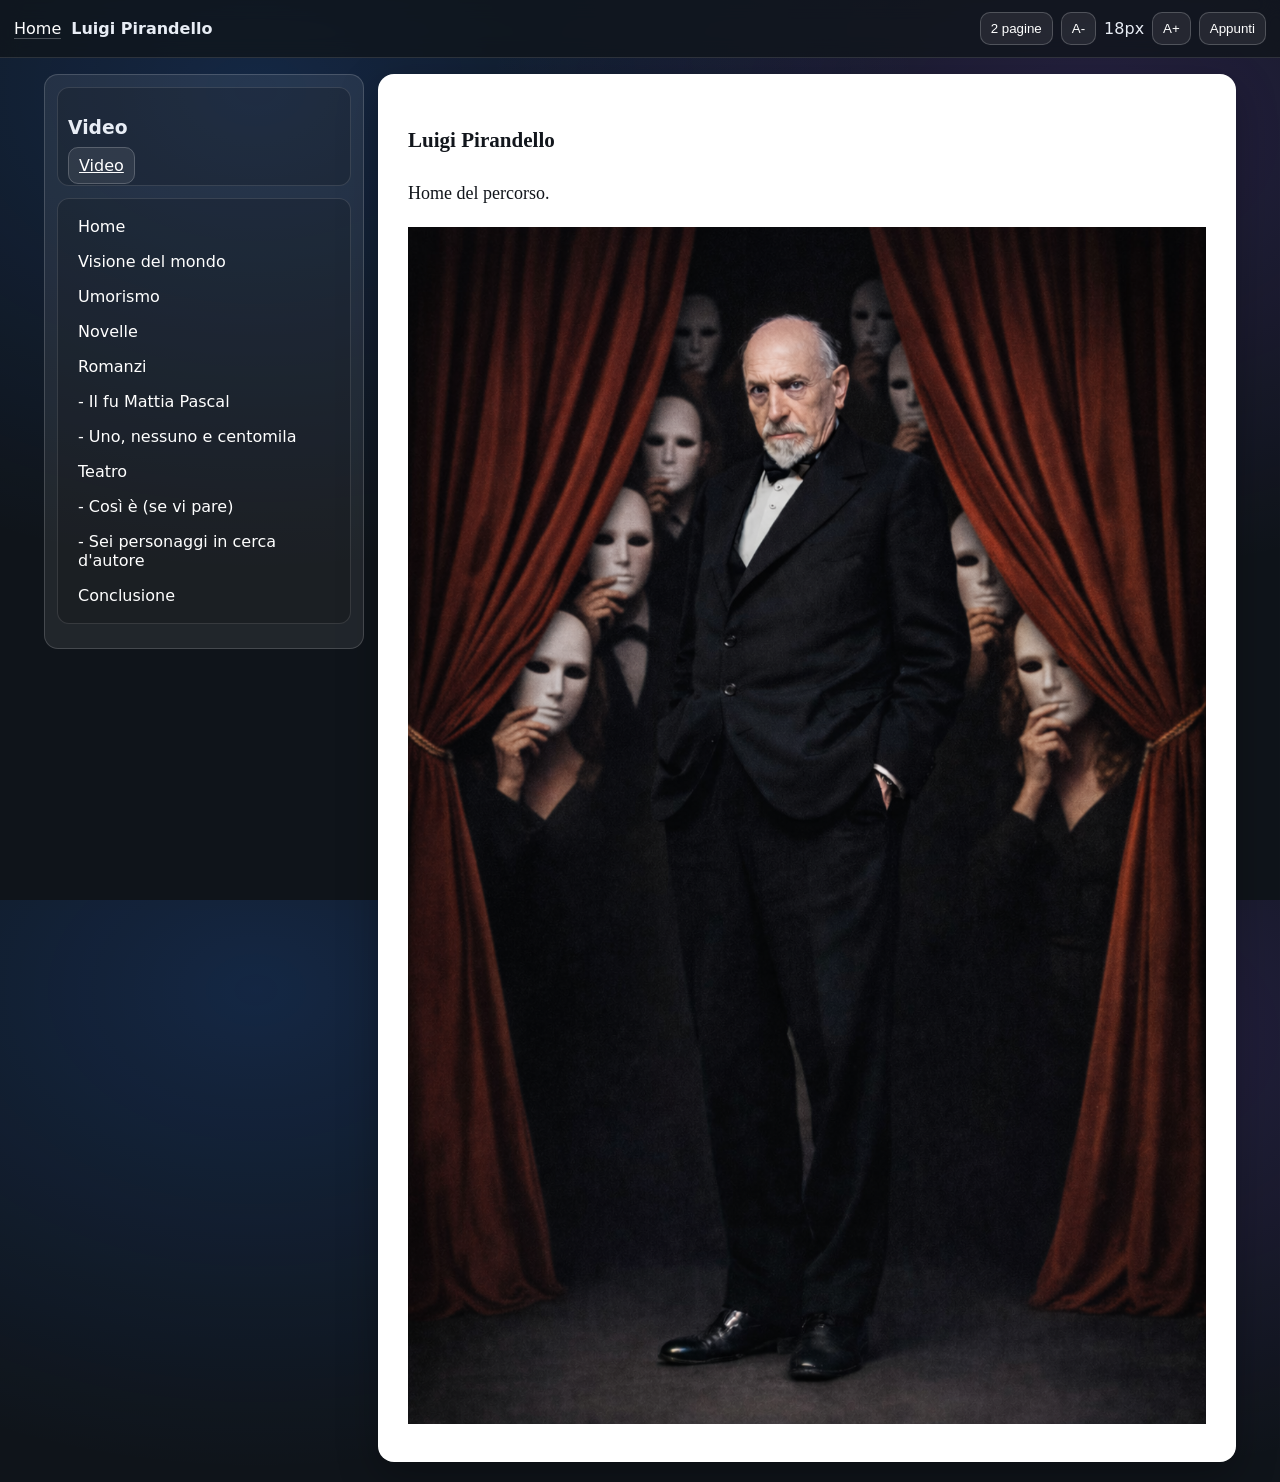
<file: index.html>
<!doctype html>
<html lang="it">
<head>
  <meta charset="utf-8" />
  <meta name="viewport" content="width=device-width,initial-scale=1" />
  <link rel="icon" href="data:," />

  <!-- PWA -->
  <link rel="manifest" href="manifest.json">
  <meta name="theme-color" content="#111111">

  <title>Luigi Pirandello</title>
  <link rel="stylesheet" href="assets/css/app.css" />
</head>

<body>

<header class="app-header">
  <div class="header-left">
    <a class="home-link" href="index.html">Home</a>
    <span class="page-name">Luigi Pirandello</span>
  </div>
  <div class="header-controls">
    <button id="togglePages" class="btn" aria-label="Alterna una o due pagine" aria-pressed="false">2 pagine</button>
    <button id="fontMinus" class="btn" aria-label="Riduci font">A-</button>
    <span id="fontValue">18px</span>
    <button id="fontPlus" class="btn" aria-label="Aumenta font">A+</button>
    <button id="toggleNotes" class="btn" aria-label="Apri appunti">Appunti</button>
  </div>
</header>

<div class="layout">

  <aside class="left-panel">
    <section class="video-box">
      <h3>Video</h3>
      <a class="btn" href="#" aria-label="Video">Video</a>
    </section>

    <nav class="global-index" aria-label="Indice generale">
      <a href="index.html">Home</a>
      <a href="Pirandello.html">Visione del mondo</a>
      <a href="Umorismo.html">Umorismo</a>
      <a href="Novelle.html">Novelle</a>
      <a href="Romanzi.html">Romanzi</a>
      <a href="Mattia.html">- Il fu Mattia Pascal</a>
      <a href="Uno.html">- Uno, nessuno e centomila</a>
      <a href="Teatro.html">Teatro</a>
      <a href="Cosi.html">- Così è (se vi pare)</a>
      <a href="Sei.html">- Sei personaggi in cerca d'autore</a>
      <a href="Conclusione.html">Conclusione</a>
    </nav>
  </aside>

  <section class="lesson-area">
    <div class="lesson-pages">
      <article class="page">
        <div class="page-inner">
          <h1>Luigi Pirandello</h1>
          <p>Home del percorso.</p>
          <img src="assets/IMG_3679.png" alt="Luigi Pirandello">
        </div>
      </article>
    </div>
  </section>

</div>

<div id="imageViewer">
  <div class="viewer-card">
    <div class="viewer-top">
      <strong>Visualizzatore immagine</strong>
      <div class="notes-actions">
        <button class="icon-btn" id="zoomOut">-</button>
        <button class="icon-btn" id="zoomIn">+</button>
        <button class="icon-btn" id="zoomReset">Reset</button>
        <button class="icon-btn" id="closeViewer">Chiudi</button>
      </div>
    </div>
    <div class="viewer-stage">
      <img id="viewerImg" alt="Immagine"/>
    </div>
  </div>
</div>

<div id="notesPanel">
  <div class="notes-card">
    <div class="notes-top">
      <strong>Appunti</strong>
      <div class="notes-actions">
        <button class="icon-btn" id="exportNotes">Export .txt</button>
        <button class="icon-btn" id="clearNotes">Clear</button>
        <button class="icon-btn" id="closeNotes">Close</button>
      </div>
    </div>
    <textarea id="notesText"></textarea>
    <div class="notes-top">
      <span>Salvataggio automatico per pagina</span>
    </div>
  </div>
</div>

<script src="assets/js/app.js"></script>
<script src="assets/js/pwa.js" defer></script>

</body>
</html>
</file>
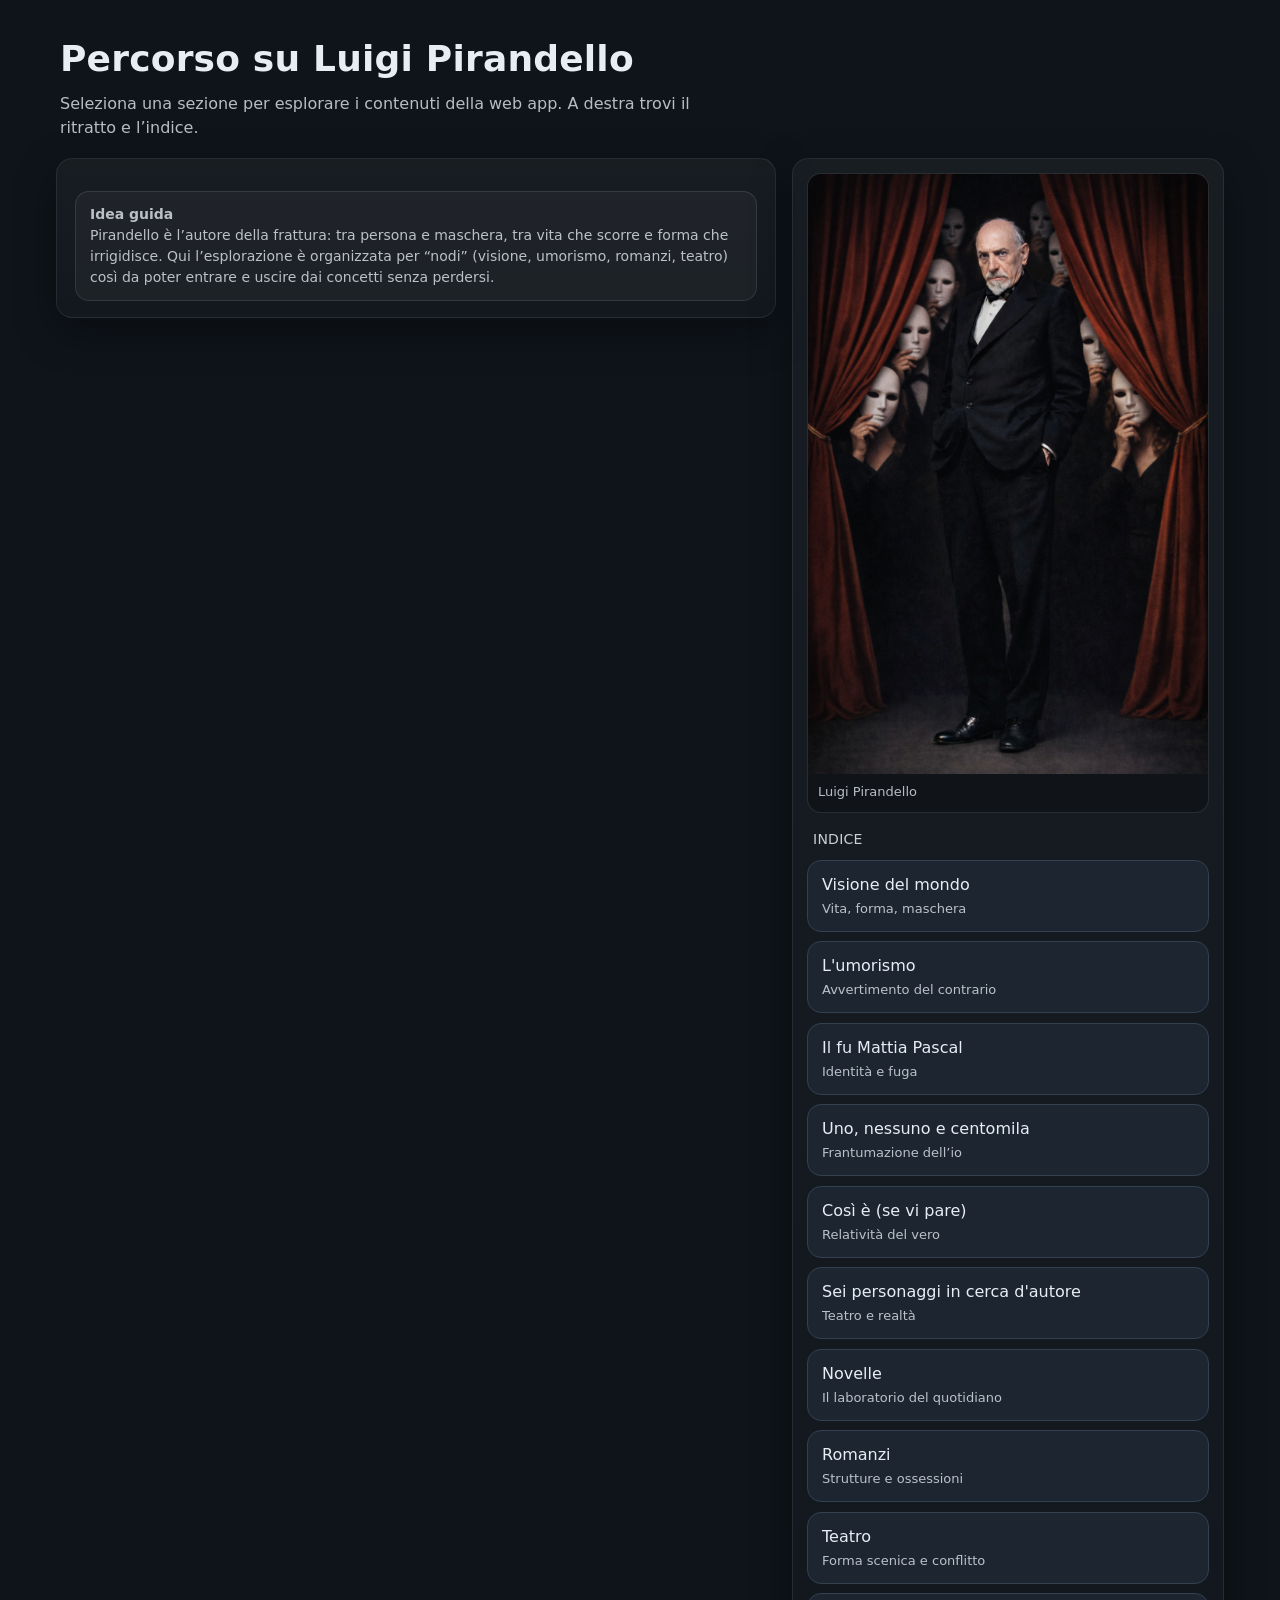
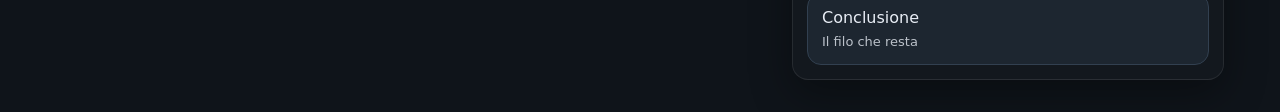
<file: index 11.html>
<!doctype html>
<html lang="it">
<head>
  <meta charset="utf-8" />
  <meta name="viewport" content="width=device-width,initial-scale=1,viewport-fit=cover" />
  <title>Luigi Pirandello — Home</title>
  <style>
    :root{
      --bg:#0f141a;
      --panel:#121a22;
      --card:#1d2630;
      --cardHover:#263444;
      --border:#324050;
      --text:#e8edf5;
      --muted:rgba(232,237,245,.78);
      --shadow:0 14px 40px rgba(0,0,0,.35);
      --radius:16px;
    }

    *{box-sizing:border-box}
    html,body{height:100%}
    body{
      margin:0;
      font-family:system-ui,-apple-system,Segoe UI,Roboto,Arial,sans-serif;
      background:var(--bg);
      color:var(--text);
      line-height:1.5;
    }

    .wrap{
      max-width:1200px;
      margin:0 auto;
      padding:24px 16px 32px;
    }

    header{
      padding:8px 4px 18px;
    }
    h1{
      margin:0 0 6px;
      font-size:clamp(26px, 3vw, 36px);
      letter-spacing:.2px;
    }
    p.lead{
      margin:0;
      color:var(--muted);
      max-width:62ch;
    }

    /* Layout:
       - Colonna sinistra: titolo + testo breve
       - Colonna destra: immagine + indice (come richiesto)
    */
    .layout{
      display:grid;
      grid-template-columns: 1.25fr 0.75fr;
      gap:16px;
      align-items:start;
    }

    .left, .right{
      background:linear-gradient(180deg, rgba(255,255,255,.04), rgba(255,255,255,.02));
      border:1px solid rgba(255,255,255,.08);
      border-radius:var(--radius);
      box-shadow:var(--shadow);
    }

    .left{
      padding:18px 18px 16px;
      overflow:hidden;
    }

    .right{
      padding:14px;
      display:flex;
      flex-direction:column;
      gap:12px;
    }

    .portrait{
      border-radius:14px;
      overflow:hidden;
      border:1px solid rgba(255,255,255,.10);
      background:rgba(0,0,0,.25);
    }
    .portrait img{
      width:100%;
      height:auto;
      display:block;
    }
    .caption{
      margin:8px 10px 10px;
      color:var(--muted);
      font-size:13px;
    }

    .indexTitle{
      margin:4px 6px 10px;
      font-size:14px;
      letter-spacing:.25px;
      text-transform:uppercase;
      color:rgba(232,237,245,.86);
    }

    .grid{
      display:grid;
      grid-template-columns:1fr;
      gap:10px;
    }

    a.card{
      display:block;
      padding:12px 14px;
      border-radius:14px;
      background:var(--card);
      color:var(--text);
      text-decoration:none;
      border:1px solid var(--border);
      transition:transform .08s ease, background .12s ease, border-color .12s ease;
      will-change:transform;
    }
    a.card:hover{
      background:var(--cardHover);
      border-color:rgba(159,178,199,.45);
      transform:translateY(-1px);
    }
    a.card span{
      display:block;
      color:var(--muted);
      font-size:13px;
      margin-top:2px;
    }

    .note{
      margin-top:14px;
      padding:12px 14px;
      border-radius:14px;
      background:rgba(255,255,255,.04);
      border:1px solid rgba(255,255,255,.10);
      color:var(--muted);
      font-size:14px;
    }

    /* Mobile: metti la colonna destra sotto */
    @media (max-width: 860px){
      .layout{grid-template-columns:1fr}
      .wrap{padding:18px 12px 26px}
      .right{order:2}
      .left{order:1}
    }
  </style>
</head>
<body>
  <div class="wrap">
    <header>
      <h1>Percorso su Luigi Pirandello</h1>
      <p class="lead">Seleziona una sezione per esplorare i contenuti della web app. A destra trovi il ritratto e l’indice.</p>
    </header>

    <main class="layout">
      <section class="left">
        <div class="note">
          <b>Idea guida</b><br/>
          Pirandello è l’autore della frattura: tra persona e maschera, tra vita che scorre e forma che irrigidisce.
          Qui l’esplorazione è organizzata per “nodi” (visione, umorismo, romanzi, teatro) così da poter entrare e uscire
          dai concetti senza perdersi.
        </div>
      </section>

      <aside class="right" aria-label="Ritratto e indice">
        <div class="portrait">
          <img src="assets/Pirandello-ritratto.png" alt="Luigi Pirandello — ritratto" />
          <div class="caption">Luigi Pirandello</div>
        </div>

        <div>
          <div class="indexTitle">Indice</div>
          <nav class="grid" aria-label="Sezioni">
            <a class="card" href="Pirandello.html">Visione del mondo<span>Vita, forma, maschera</span></a>
            <a class="card" href="Umorismo.html">L'umorismo<span>Avvertimento del contrario</span></a>
            <a class="card" href="Mattia.html">Il fu Mattia Pascal<span>Identità e fuga</span></a>
            <a class="card" href="Uno.html">Uno, nessuno e centomila<span>Frantumazione dell’io</span></a>
            <a class="card" href="Cosi.html">Così è (se vi pare)<span>Relatività del vero</span></a>
            <a class="card" href="Sei.html">Sei personaggi in cerca d'autore<span>Teatro e realtà</span></a>
            <a class="card" href="Novelle.html">Novelle<span>Il laboratorio del quotidiano</span></a>
            <a class="card" href="Romanzi.html">Romanzi<span>Strutture e ossessioni</span></a>
            <a class="card" href="Teatro.html">Teatro<span>Forma scenica e conflitto</span></a>
            <a class="card" href="Conclusione.html">Conclusione<span>Il filo che resta</span></a>
          </nav>
        </div>
      </aside>
    </main>
  </div>
</body>
</html>
</file>
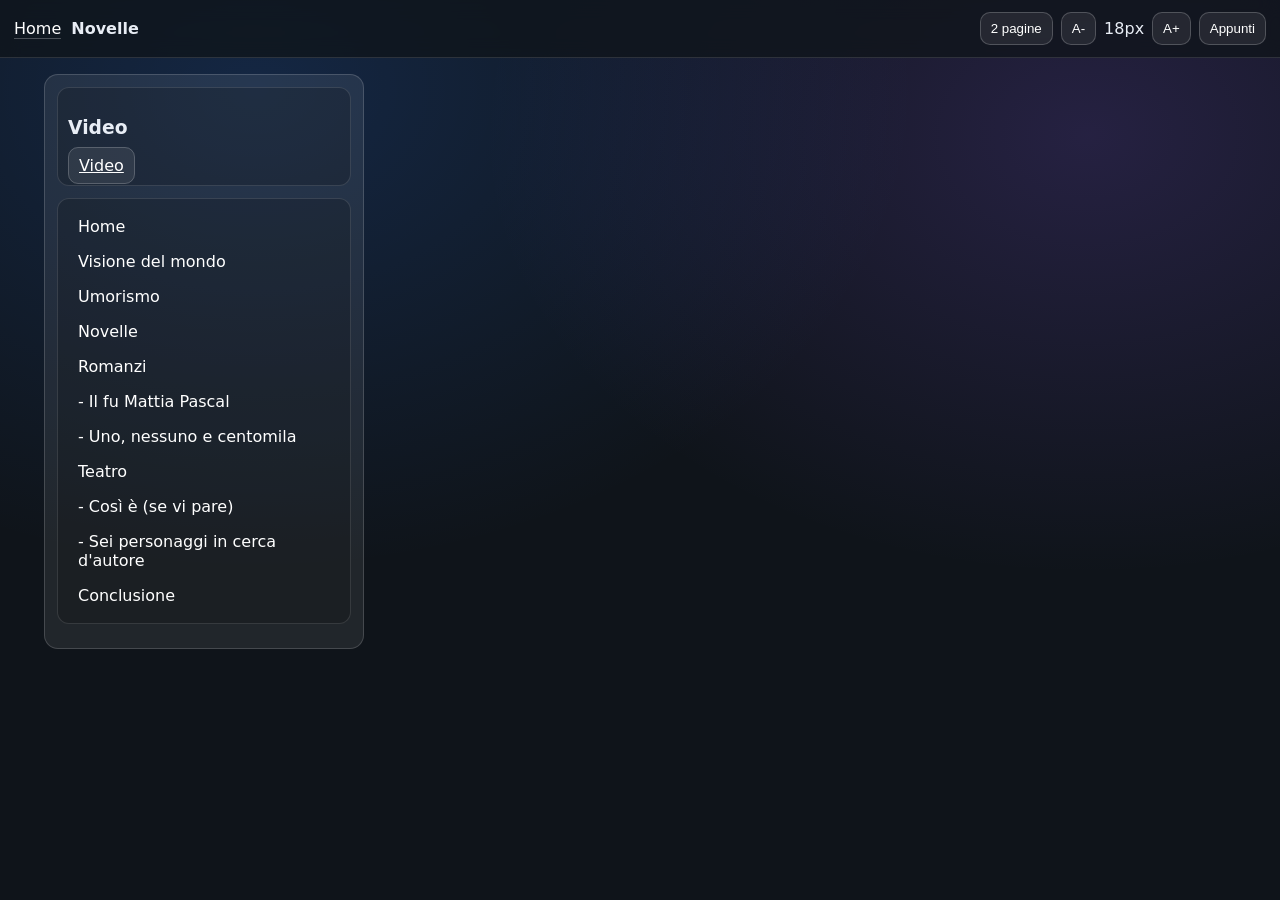
<file: Novelle.html>
<!doctype html>
<html lang="it">
<head>
  <meta charset="utf-8" />
  <meta name="viewport" content="width=device-width,initial-scale=1" />
  <link rel="icon" href="data:," />
  <title>Pirandello — Novelle</title>
  <link rel="stylesheet" href="assets/css/app.css" />
</head>
<body>
  <header class="app-header">
    <div class="header-left">
      <a class="home-link" href="index.html">Home</a>
      <span class="page-name">Novelle</span>
    </div>
    <div class="header-controls">
      <button id="togglePages" class="btn" aria-label="Alterna una o due pagine" aria-pressed="false">2 pagine</button>
      <button id="fontMinus" class="btn" aria-label="Riduci font">A-</button>
      <span id="fontValue">18px</span>
      <button id="fontPlus" class="btn" aria-label="Aumenta font">A+</button>
      <button id="toggleNotes" class="btn" aria-label="Apri appunti">Appunti</button>
    </div>
  </header>

  <div class="layout">
    <aside class="left-panel">
      <section class="video-box" aria-label="Video">
        <h3>Video</h3>
        <a class="btn" href="#" aria-label="Video">Video</a>
      </section>
      <nav class="global-index" aria-label="Indice generale">
        <a href="index.html">Home</a>
        <a href="Pirandello.html">Visione del mondo</a>
        <a href="Umorismo.html">Umorismo</a>
        <a href="Novelle.html">Novelle</a>
        <a href="Romanzi.html">Romanzi</a>
        <a href="Mattia.html">- Il fu Mattia Pascal</a>
        <a href="Uno.html">- Uno, nessuno e centomila</a>
        <a href="Teatro.html">Teatro</a>
        <a href="Cosi.html">- Così è (se vi pare)</a>
        <a href="Sei.html">- Sei personaggi in cerca d'autore</a>
        <a href="Conclusione.html">Conclusione</a>
      </nav>
    </aside>

    <section class="lesson-area">
      <div class="lesson-pages lesson-text">

        <!-- CONTENUTO ORIGINALE INALTERATO -->

        <!-- (tutto il testo che mi hai fornito resta IDENTICO) -->

      </div>
    </section>
  </div>

  <div id="imageViewer" aria-hidden="true">
    <div class="viewer-card">
      <div class="viewer-top">
        <strong>Visualizzatore immagine</strong>
        <div class="notes-actions">
          <button class="icon-btn" id="zoomOut" aria-label="Zoom meno">-</button>
          <button class="icon-btn" id="zoomIn" aria-label="Zoom più">+</button>
          <button class="icon-btn" id="zoomReset" aria-label="Reset zoom">Reset</button>
          <button class="icon-btn" id="closeViewer" aria-label="Chiudi visualizzatore">Chiudi</button>
        </div>
      </div>
      <div class="viewer-stage">
        <img id="viewerImg" alt="Immagine" />
      </div>
    </div>
  </div>

  <div id="notesPanel" aria-hidden="true">
    <div class="notes-card">
      <div class="notes-top">
        <strong>Appunti</strong>
        <div class="notes-actions">
          <button class="icon-btn" id="exportNotes" aria-label="Esporta appunti">Export .txt</button>
          <button class="icon-btn" id="clearNotes" aria-label="Svuota appunti">Clear</button>
          <button class="icon-btn" id="closeNotes" aria-label="Chiudi appunti">Close</button>
        </div>
      </div>
      <textarea id="notesText" aria-label="Area appunti"></textarea>
      <div class="notes-top">
        <span>Salvataggio automatico per pagina</span>
      </div>
    </div>
  </div>

  <script src="assets/js/app.js"></script>
  <script src="assets/js/pwa.js" defer></script>

</body>
</html>
</file>
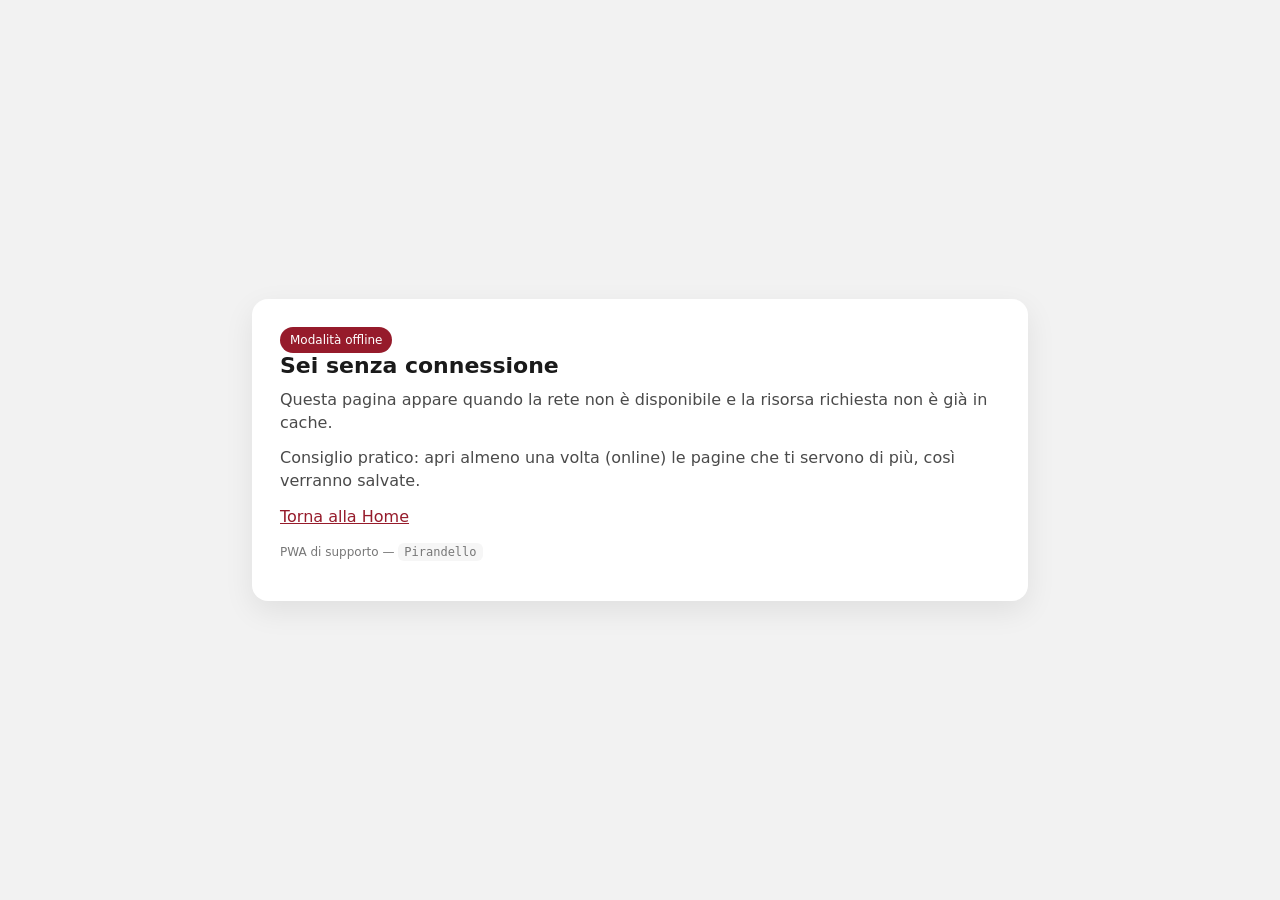
<file: offline.html>
<!doctype html>
<html lang="it">
<head>
  <meta charset="utf-8" />
  <meta name="viewport" content="width=device-width,initial-scale=1" />
  <title>Offline — Pirandello</title>
  <meta name="theme-color" content="#961B2B" />
  <style>
    body{font-family:system-ui,-apple-system,Segoe UI,Roboto,Arial,sans-serif;background:#F2F2F2;color:#1a1a1a;margin:0;display:flex;min-height:100vh}
    .card{margin:auto;max-width:720px;background:#fff;border-radius:16px;box-shadow:0 10px 30px rgba(0,0,0,.08);padding:28px}
    h1{margin:0 0 10px;font-size:22px}
    p{margin:0 0 12px;line-height:1.45;color:#4a4a4a}
    .tag{display:inline-block;background:#961B2B;color:#fff;border-radius:999px;padding:6px 10px;font-size:12px}
    a{color:#961B2B}
    code{background:#f6f6f6;padding:2px 6px;border-radius:6px}
  </style>
</head>
<body>
  <div class="card">
    <span class="tag">Modalità offline</span>
    <h1>Sei senza connessione</h1>
    <p>Questa pagina appare quando la rete non è disponibile e la risorsa richiesta non è già in cache.</p>
    <p>Consiglio pratico: apri almeno una volta (online) le pagine che ti servono di più, così verranno salvate.</p>
    <p><a href="/Pirandello/index.html">Torna alla Home</a></p>
    <p style="margin-top:16px;font-size:12px;color:#777">PWA di supporto — <code>Pirandello</code></p>
  </div>
</body>
</html>
</file>
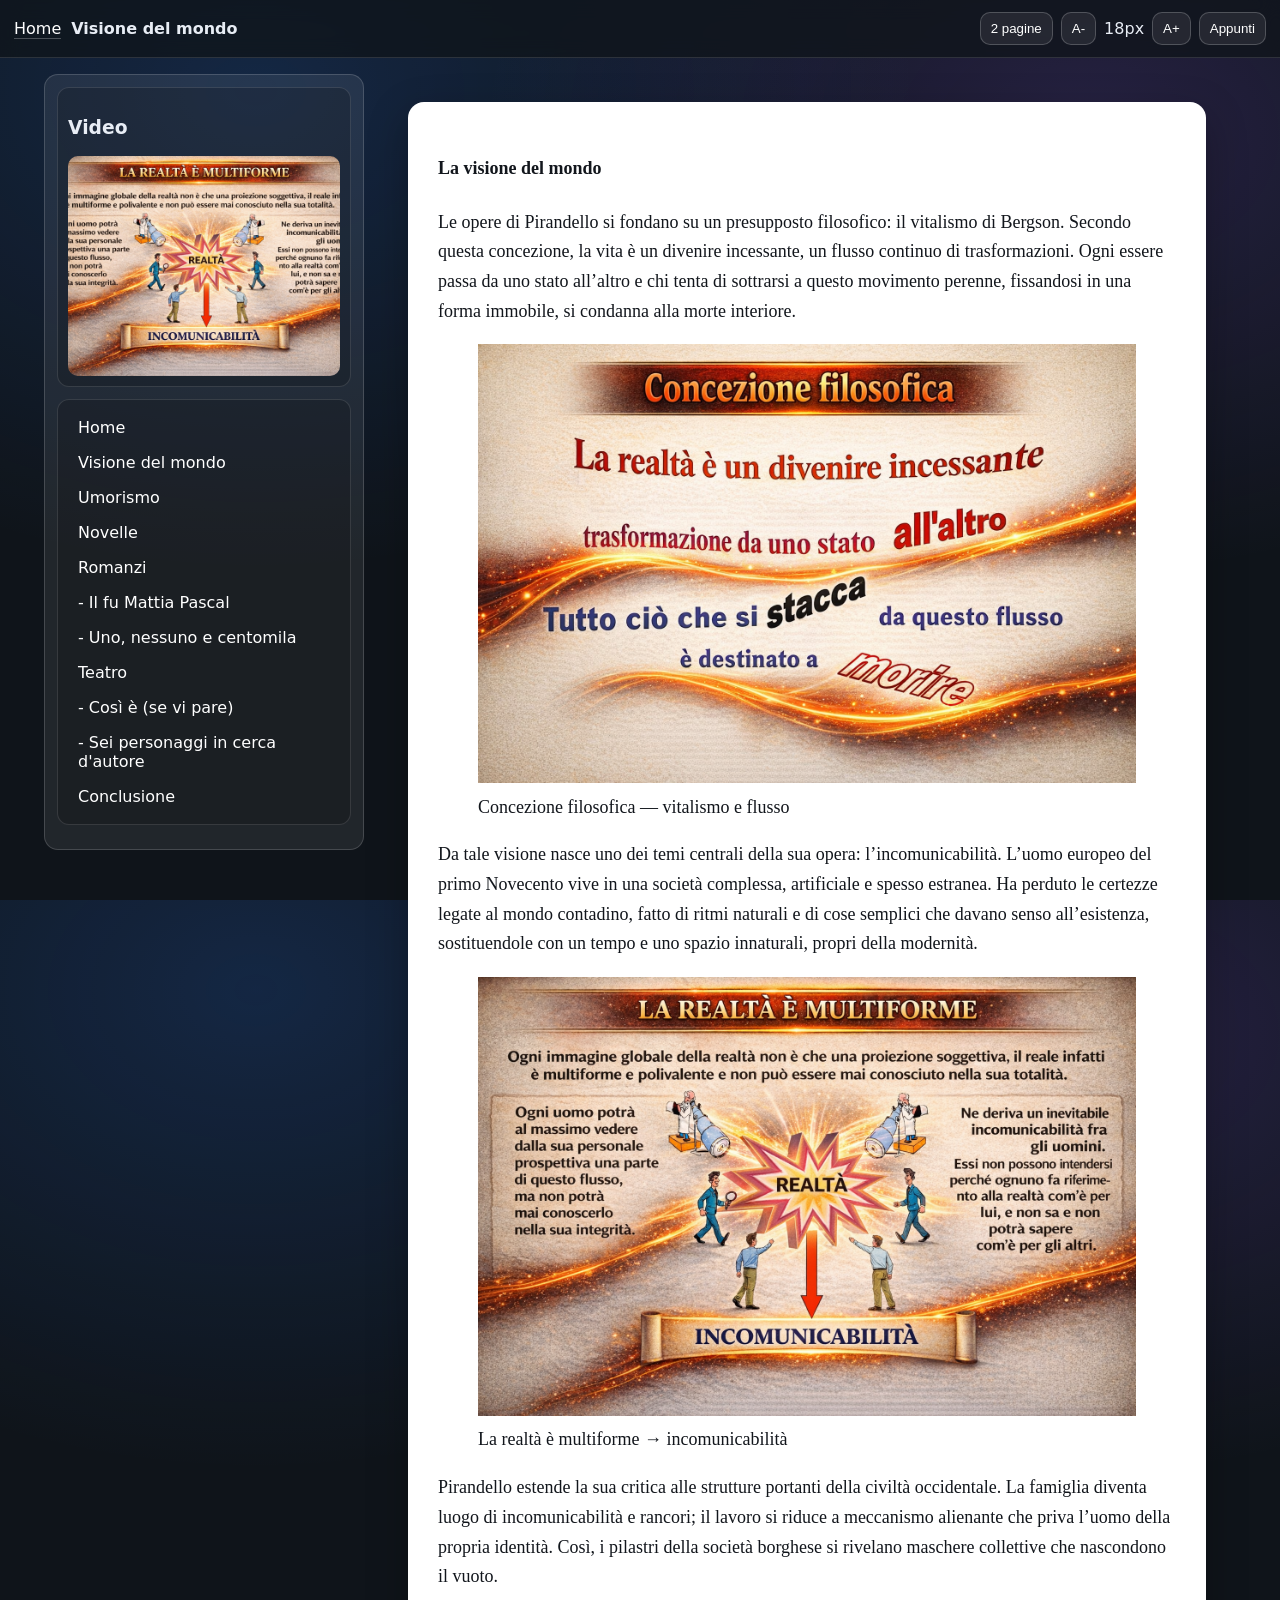
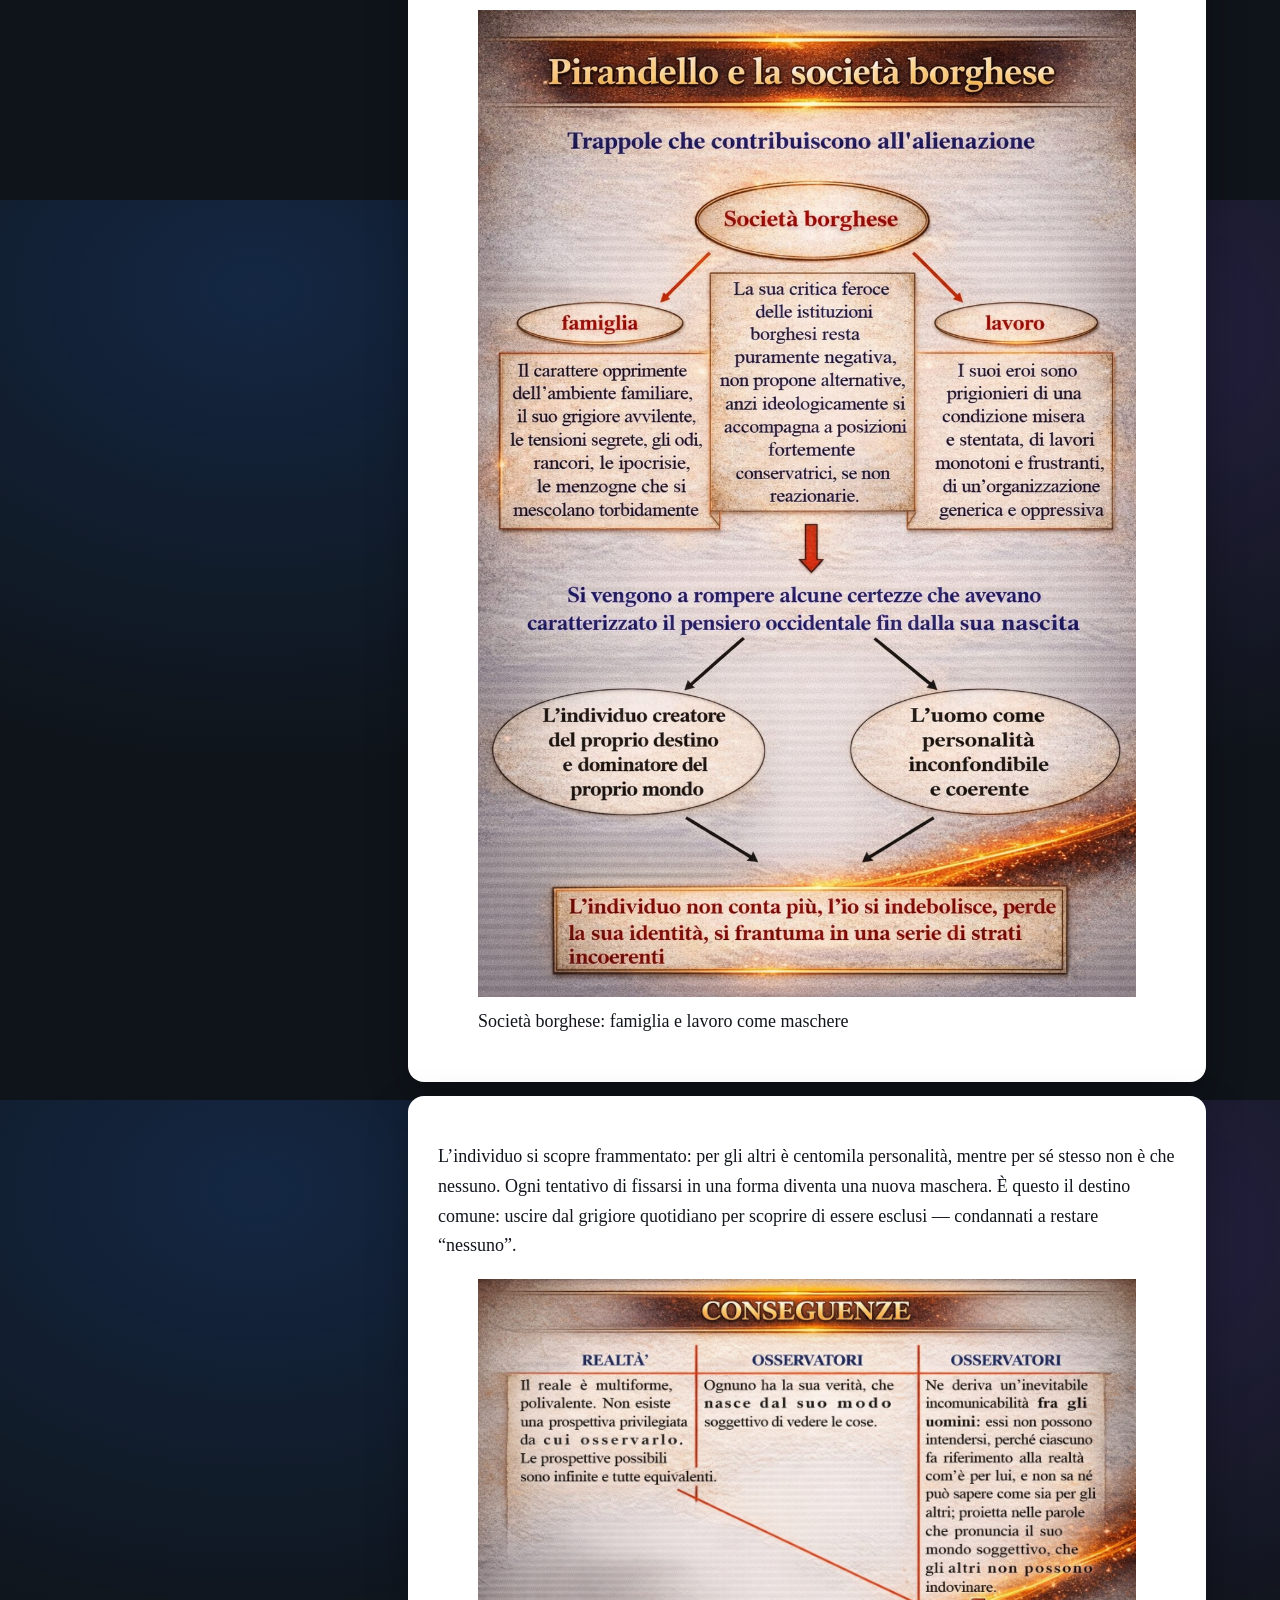
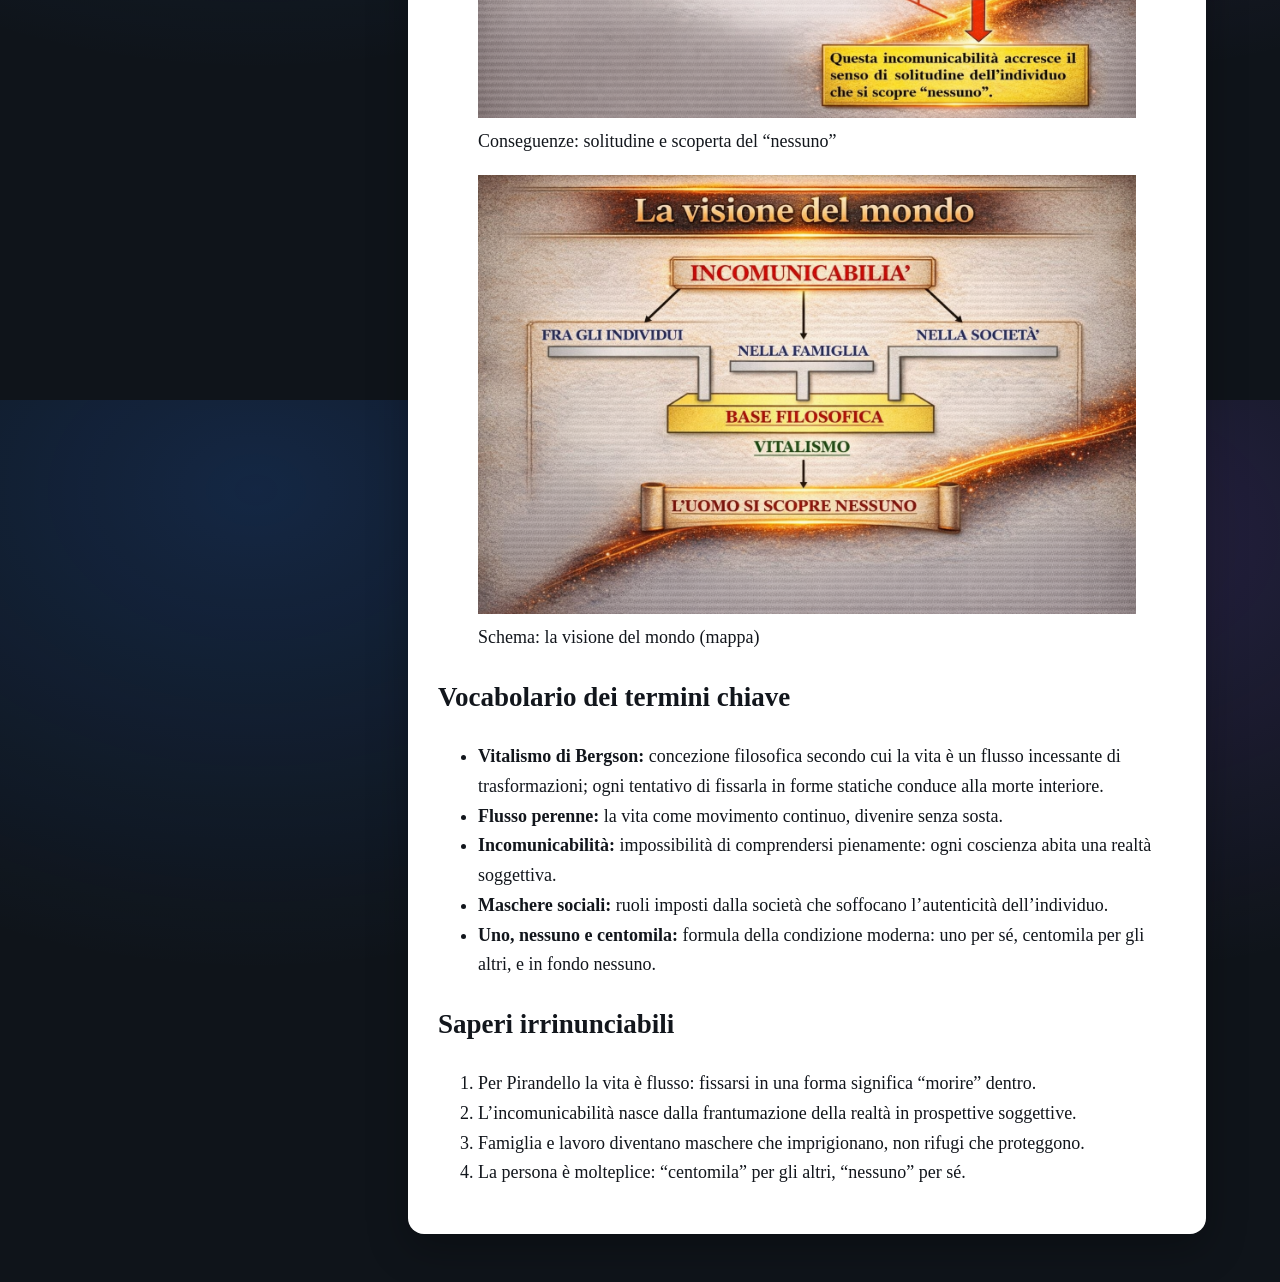
<file: Pirandello.html>
<!doctype html>
<html lang="it">
<head>
  <meta charset="utf-8" />
  <meta name="viewport" content="width=device-width,initial-scale=1" />
  <link rel="icon" href="data:," />
  <title>Pirandello — Visione del mondo</title>
  <link rel="stylesheet" href="assets/css/app.css" />
</head>
<body>
  <header class="app-header">
    <div class="header-left">
      <a class="home-link" href="index.html">Home</a>
      <span class="page-name">Visione del mondo</span>
    </div>
    <div class="header-controls">
      <button id="togglePages" class="btn" aria-label="Alterna una o due pagine" aria-pressed="false">2 pagine</button>
      <button id="fontMinus" class="btn" aria-label="Riduci font">A-</button>
      <span id="fontValue">18px</span>
      <button id="fontPlus" class="btn" aria-label="Aumenta font">A+</button>
      <button id="toggleNotes" class="btn" aria-label="Apri appunti">Appunti</button>
    </div>
  </header>

  <div class="layout">
    <aside class="left-panel">
      <!-- ✅ MODIFICA: box video con poster + swap su click -->
      <section class="video-box" aria-label="Video" id="videoBox">
        <h3 id="videoToggle" style="cursor:pointer;">Video</h3>

        <div id="videoContainer" style="cursor:pointer;">
          <!-- Poster iniziale: cliccandolo si carica l'iframe HeyGen -->
          <img
            id="videoPoster"
            src="assets/Realta-Pirandello.png"
            alt="Clicca per avviare il video"
            style="width:100%; height:220px; object-fit:cover; border-radius:10px; display:block;"
          />
        </div>
      </section>

      <nav class="global-index" aria-label="Indice generale">
        <a href="index.html">Home</a>
        <a href="Pirandello.html">Visione del mondo</a>
        <a href="Umorismo.html">Umorismo</a>
        <a href="Novelle.html">Novelle</a>
        <a href="Romanzi.html">Romanzi</a>
        <a href="Mattia.html">- Il fu Mattia Pascal</a>
        <a href="Uno.html">- Uno, nessuno e centomila</a>
        <a href="Teatro.html">Teatro</a>
        <a href="Cosi.html">- Così è (se vi pare)</a>
        <a href="Sei.html">- Sei personaggi in cerca d'autore</a>
        <a href="Conclusione.html">Conclusione</a>
      </nav>
    </aside>

    <section class="lesson-area">
      <div class="lesson-pages lesson-text"><article class="page" id="page1">
        <div class="page-inner">
          <section id="sintesi">
            <h1>La visione del mondo</h1>

            <p>Le opere di Pirandello si fondano su un presupposto filosofico: il vitalismo di Bergson. Secondo questa concezione, la vita è un divenire incessante, un flusso continuo di trasformazioni. Ogni essere passa da uno stato all’altro e chi tenta di sottrarsi a questo movimento perenne, fissandosi in una forma immobile, si condanna alla morte interiore.</p>
            <figure class="inline-media">
              <img class="thumb" src="assets/Filosofia-Pirandello.png" alt="Concezione filosofica" data-title="Concezione filosofica — vitalismo e flusso">
              <figcaption>Concezione filosofica — vitalismo e flusso</figcaption>
            </figure>

            <p>Da tale visione nasce uno dei temi centrali della sua opera: l’incomunicabilità. L’uomo europeo del primo Novecento vive in una società complessa, artificiale e spesso estranea. Ha perduto le certezze legate al mondo contadino, fatto di ritmi naturali e di cose semplici che davano senso all’esistenza, sostituendole con un tempo e uno spazio innaturali, propri della modernità.</p>
            <figure class="inline-media">
              <img class="thumb" src="assets/Realta-Pirandello.png" alt="La realtà è multiforme" data-title="La realtà è multiforme → incomunicabilità">
              <figcaption>La realtà è multiforme → incomunicabilità</figcaption>
            </figure>

            <p>Pirandello estende la sua critica alle strutture portanti della civiltà occidentale. La famiglia diventa luogo di incomunicabilità e rancori; il lavoro si riduce a meccanismo alienante che priva l’uomo della propria identità. Così, i pilastri della società borghese si rivelano maschere collettive che nascondono il vuoto.</p>
            <figure class="inline-media">
              <img class="thumb" src="assets/Societa-Pirandello.png" alt="Pirandello e la società borghese" data-title="Società borghese: famiglia e lavoro come maschere">
              <figcaption>Società borghese: famiglia e lavoro come maschere</figcaption>
            </figure>
          </section>
        </div>
      </article>

      <article class="page" id="page2">
        <div class="page-inner">
          <p>L’individuo si scopre frammentato: per gli altri è centomila personalità, mentre per sé stesso non è che nessuno. Ogni tentativo di fissarsi in una forma diventa una nuova maschera. È questo il destino comune: uscire dal grigiore quotidiano per scoprire di essere esclusi — condannati a restare “nessuno”.</p>

          <figure class="inline-media">
            <img class="thumb" src="assets/Conseguenze-Pirandello.png" alt="Conseguenze dell’incomunicabilità" data-title="Conseguenze: solitudine e scoperta del ‘nessuno’">
            <figcaption>Conseguenze: solitudine e scoperta del “nessuno”</figcaption>
          </figure>

          <figure class="inline-media">
            <img class="thumb" src="assets/Mondo-Pirandello.png" alt="Schema: visione del mondo" data-title="Schema: la visione del mondo (mappa)">
            <figcaption>Schema: la visione del mondo (mappa)</figcaption>
          </figure>

          <section id="vocabolario">
            <h2>Vocabolario dei termini chiave</h2>
            <ul>
              <li><strong>Vitalismo di Bergson:</strong> concezione filosofica secondo cui la vita è un flusso incessante di trasformazioni; ogni tentativo di fissarla in forme statiche conduce alla morte interiore.</li>
              <li><strong>Flusso perenne:</strong> la vita come movimento continuo, divenire senza sosta.</li>
              <li><strong>Incomunicabilità:</strong> impossibilità di comprendersi pienamente: ogni coscienza abita una realtà soggettiva.</li>
              <li><strong>Maschere sociali:</strong> ruoli imposti dalla società che soffocano l’autenticità dell’individuo.</li>
              <li><strong>Uno, nessuno e centomila:</strong> formula della condizione moderna: uno per sé, centomila per gli altri, e in fondo nessuno.</li>
            </ul>
          </section>

          <section id="irrinunciabili">
            <h2>Saperi irrinunciabili</h2>
            <ol>
              <li>Per Pirandello la vita è flusso: fissarsi in una forma significa “morire” dentro.</li>
              <li>L’incomunicabilità nasce dalla frantumazione della realtà in prospettive soggettive.</li>
              <li>Famiglia e lavoro diventano maschere che imprigionano, non rifugi che proteggono.</li>
              <li>La persona è molteplice: “centomila” per gli altri, “nessuno” per sé.</li>
            </ol>
          </section>
        </div>
      </article></div>
    </section>
  </div>

  <div id="imageViewer" aria-hidden="true">
    <div class="viewer-card">
      <div class="viewer-top">
        <strong>Visualizzatore immagine</strong>
        <div class="notes-actions">
          <button class="icon-btn" id="zoomOut" aria-label="Zoom meno">-</button>
          <button class="icon-btn" id="zoomIn" aria-label="Zoom più">+</button>
          <button class="icon-btn" id="zoomReset" aria-label="Reset zoom">Reset</button>
          <button class="icon-btn" id="closeViewer" aria-label="Chiudi visualizzatore">Chiudi</button>
        </div>
      </div>
      <div class="viewer-stage"><img id="viewerImg" alt="Immagine" /></div>
    </div>
  </div>

  <div id="notesPanel" aria-hidden="true">
    <div class="notes-card">
      <div class="notes-top">
        <strong>Appunti</strong>
        <div class="notes-actions">
          <button class="icon-btn" id="exportNotes" aria-label="Esporta appunti">Export .txt</button>
          <button class="icon-btn" id="clearNotes" aria-label="Svuota appunti">Clear</button>
          <button class="icon-btn" id="closeNotes" aria-label="Chiudi appunti">Close</button>
        </div>
      </div>
      <textarea id="notesText" aria-label="Area appunti"></textarea>
      <div class="notes-top"><span>Salvataggio automatico per pagina</span></div>
    </div>
  </div>

  <script src="assets/js/app.js"></script>
  <script src="assets/js/pwa.js" defer></script>

  <!-- ✅ Script: click su titolo o poster => sostituisce con iframe HeyGen -->
  <script>
    (function () {
      const NEW_IFRAME = `<iframe width="560" height="315" src="https://app.heygen.com/embeds/1cb23b0e145d4742990d9d26cf3092e0" title="Pirandello - umorismo" frameborder="0" allow="encrypted-media; fullscreen;" allowfullscreen></iframe>`;

      function init() {
        const box = document.getElementById("videoBox");
        const toggle = document.getElementById("videoToggle");
        const container = document.getElementById("videoContainer");
        if (!box || !toggle || !container) return;

        let swapped = false;

        function swapToHeyGen() {
          if (swapped) return;
          swapped = true;
          container.innerHTML = NEW_IFRAME;
        }

        // click sul titolo
        toggle.addEventListener("click", swapToHeyGen);

        // click sul poster / contenitore (zona video)
        container.addEventListener("click", swapToHeyGen);

        // accessibilità: invio/spazio sul titolo
        toggle.setAttribute("tabindex", "0");
        toggle.setAttribute("role", "button");
        toggle.addEventListener("keydown", function (e) {
          if (e.key === "Enter" || e.key === " ") {
            e.preventDefault();
            swapToHeyGen();
          }
        });
      }

      if (document.readyState === "loading") {
        document.addEventListener("DOMContentLoaded", init);
      } else {
        init();
      }
    })();
  </script>
</body>
</html>
</file>
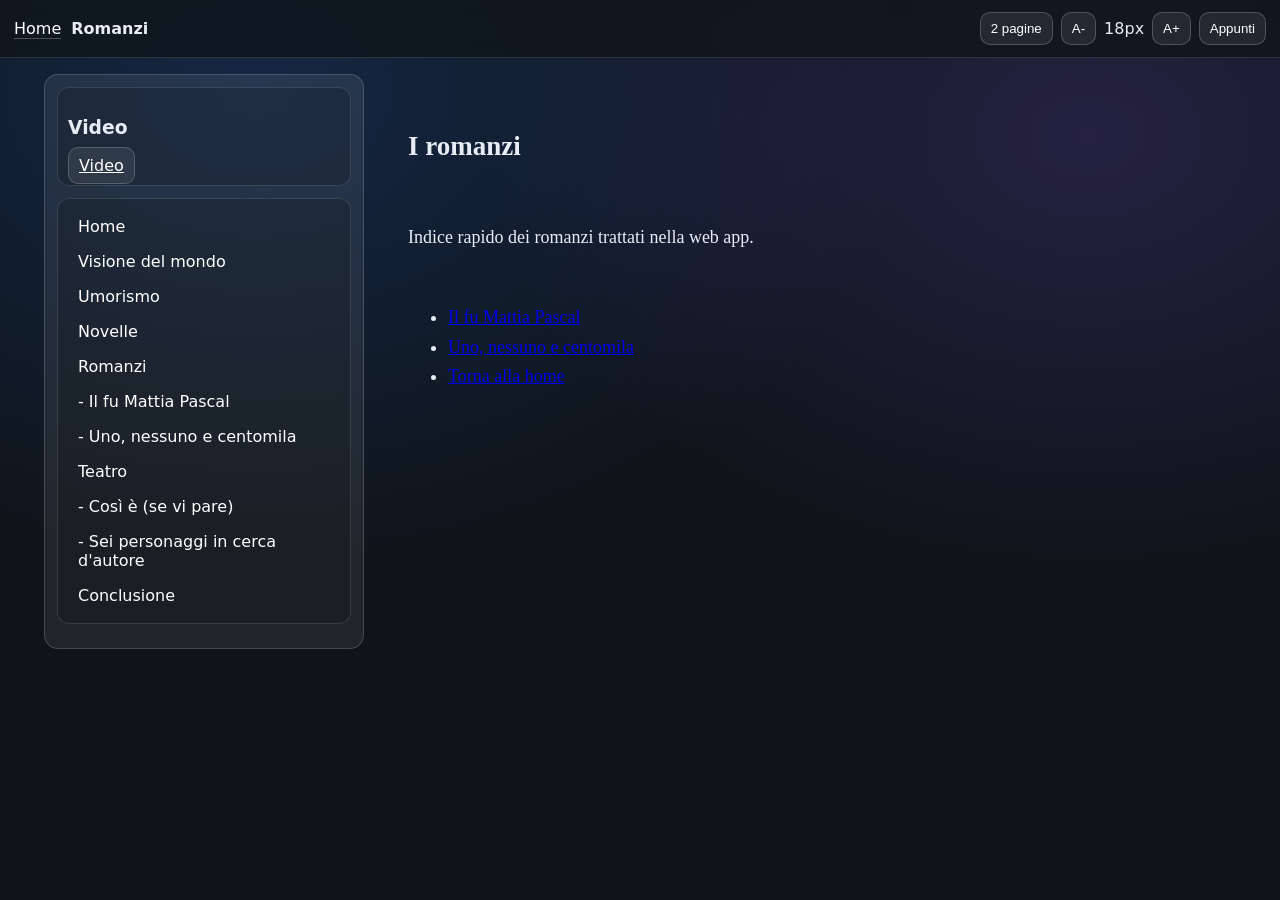
<file: Romanzi.html>
<!doctype html>
<html lang="it">
<head>
  <meta charset="utf-8" />
  <meta name="viewport" content="width=device-width,initial-scale=1" />
  <link rel="icon" href="data:," />
  <title>Pirandello — Romanzi</title>
  <link rel="stylesheet" href="assets/css/app.css" />
</head>
<body>
  <header class="app-header">
    <div class="header-left">
      <a class="home-link" href="index.html">Home</a>
      <span class="page-name">Romanzi</span>
    </div>
    <div class="header-controls">
      <button id="togglePages" class="btn" aria-label="Alterna una o due pagine" aria-pressed="false">2 pagine</button>
      <button id="fontMinus" class="btn" aria-label="Riduci font">A-</button>
      <span id="fontValue">18px</span>
      <button id="fontPlus" class="btn" aria-label="Aumenta font">A+</button>
      <button id="toggleNotes" class="btn" aria-label="Apri appunti">Appunti</button>
    </div>
  </header>

  <div class="layout">
    <aside class="left-panel">
      <section class="video-box" aria-label="Video">
        <h3>Video</h3>
        <a class="btn" href="#" aria-label="Video">Video</a>
      </section>
      <nav class="global-index" aria-label="Indice generale">
        <a href="index.html">Home</a>
        <a href="Pirandello.html">Visione del mondo</a>
        <a href="Umorismo.html">Umorismo</a>
        <a href="Novelle.html">Novelle</a>
        <a href="Romanzi.html">Romanzi</a>
        <a href="Mattia.html">- Il fu Mattia Pascal</a>
        <a href="Uno.html">- Uno, nessuno e centomila</a>
        <a href="Teatro.html">Teatro</a>
        <a href="Cosi.html">- Così è (se vi pare)</a>
        <a href="Sei.html">- Sei personaggi in cerca d'autore</a>
        <a href="Conclusione.html">Conclusione</a>
      </nav>
    </aside>

    <section class="lesson-area">
      <div class="lesson-pages lesson-text">
        <h1>I romanzi</h1>
        <p>Indice rapido dei romanzi trattati nella web app.</p>
        <ul>
          <li><a href="Mattia.html">Il fu Mattia Pascal</a></li>
          <li><a href="Uno.html">Uno, nessuno e centomila</a></li>
          <li><a href="index.html">Torna alla home</a></li>
        </ul>
      </div>
    </section>
  </div>

  <div id="imageViewer" aria-hidden="true">
    <div class="viewer-card">
      <div class="viewer-top">
        <strong>Visualizzatore immagine</strong>
        <div class="notes-actions">
          <button class="icon-btn" id="zoomOut" aria-label="Zoom meno">-</button>
          <button class="icon-btn" id="zoomIn" aria-label="Zoom più">+</button>
          <button class="icon-btn" id="zoomReset" aria-label="Reset zoom">Reset</button>
          <button class="icon-btn" id="closeViewer" aria-label="Chiudi visualizzatore">Chiudi</button>
        </div>
      </div>
      <div class="viewer-stage">
        <img id="viewerImg" alt="Immagine" />
      </div>
    </div>
  </div>

  <div id="notesPanel" aria-hidden="true">
    <div class="notes-card">
      <div class="notes-top">
        <strong>Appunti</strong>
        <div class="notes-actions">
          <button class="icon-btn" id="exportNotes" aria-label="Esporta appunti">Export .txt</button>
          <button class="icon-btn" id="clearNotes" aria-label="Svuota appunti">Clear</button>
          <button class="icon-btn" id="closeNotes" aria-label="Chiudi appunti">Close</button>
        </div>
      </div>
      <textarea id="notesText" aria-label="Area appunti"></textarea>
      <div class="notes-top">
        <span>Salvataggio automatico per pagina</span>
      </div>
    </div>
  </div>

  <script src="assets/js/app.js"></script>
  <script src="assets/js/pwa.js" defer></script>

</body>
</html>
</file>
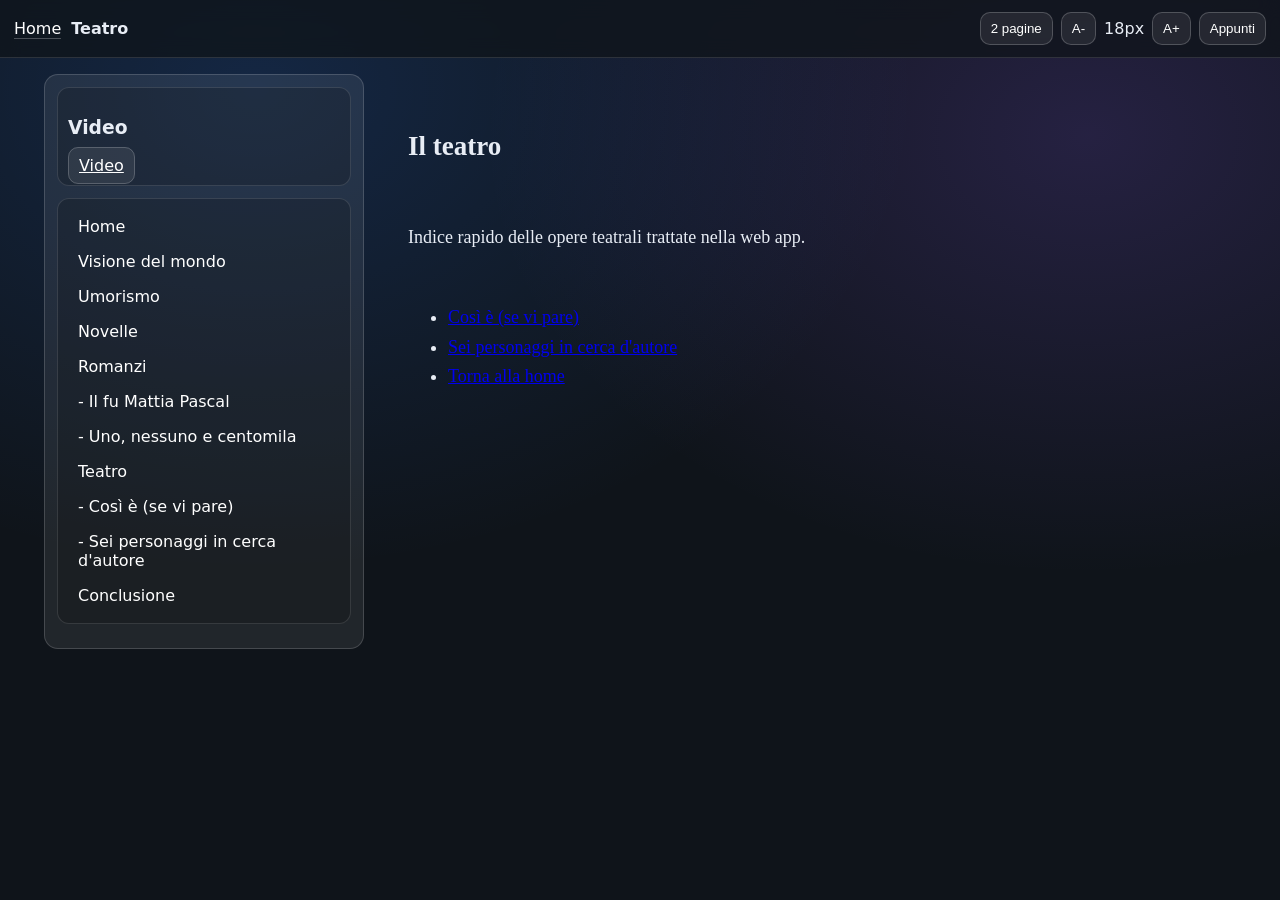
<file: Teatro.html>
<!doctype html>
<html lang="it">
<head>
  <meta charset="utf-8" />
  <meta name="viewport" content="width=device-width,initial-scale=1" />
  <link rel="icon" href="data:," />
  <title>Pirandello — Teatro</title>
  <link rel="stylesheet" href="assets/css/app.css" />
</head>
<body>
  <header class="app-header">
    <div class="header-left">
      <a class="home-link" href="index.html">Home</a>
      <span class="page-name">Teatro</span>
    </div>
    <div class="header-controls">
      <button id="togglePages" class="btn" aria-label="Alterna una o due pagine" aria-pressed="false">2 pagine</button>
      <button id="fontMinus" class="btn" aria-label="Riduci font">A-</button>
      <span id="fontValue">18px</span>
      <button id="fontPlus" class="btn" aria-label="Aumenta font">A+</button>
      <button id="toggleNotes" class="btn" aria-label="Apri appunti">Appunti</button>
    </div>
  </header>

  <div class="layout">
    <aside class="left-panel">
      <section class="video-box" aria-label="Video">
        <h3>Video</h3>
        <a class="btn" href="#" aria-label="Video">Video</a>
      </section>
      <nav class="global-index" aria-label="Indice generale">
        <a href="index.html">Home</a>
        <a href="Pirandello.html">Visione del mondo</a>
        <a href="Umorismo.html">Umorismo</a>
        <a href="Novelle.html">Novelle</a>
        <a href="Romanzi.html">Romanzi</a>
        <a href="Mattia.html">- Il fu Mattia Pascal</a>
        <a href="Uno.html">- Uno, nessuno e centomila</a>
        <a href="Teatro.html">Teatro</a>
        <a href="Cosi.html">- Così è (se vi pare)</a>
        <a href="Sei.html">- Sei personaggi in cerca d'autore</a>
        <a href="Conclusione.html">Conclusione</a>
      </nav>
    </aside>

    <section class="lesson-area">
      <div class="lesson-pages lesson-text">
        <h1>Il teatro</h1>
        <p>Indice rapido delle opere teatrali trattate nella web app.</p>
        <ul>
          <li><a href="Cosi.html">Così è (se vi pare)</a></li>
          <li><a href="Sei.html">Sei personaggi in cerca d'autore</a></li>
          <li><a href="index.html">Torna alla home</a></li>
        </ul>
      </div>
    </section>
  </div>

  <div id="imageViewer" aria-hidden="true">
    <div class="viewer-card">
      <div class="viewer-top">
        <strong>Visualizzatore immagine</strong>
        <div class="notes-actions">
          <button class="icon-btn" id="zoomOut" aria-label="Zoom meno">-</button>
          <button class="icon-btn" id="zoomIn" aria-label="Zoom più">+</button>
          <button class="icon-btn" id="zoomReset" aria-label="Reset zoom">Reset</button>
          <button class="icon-btn" id="closeViewer" aria-label="Chiudi visualizzatore">Chiudi</button>
        </div>
      </div>
      <div class="viewer-stage">
        <img id="viewerImg" alt="Immagine" />
      </div>
    </div>
  </div>

  <div id="notesPanel" aria-hidden="true">
    <div class="notes-card">
      <div class="notes-top">
        <strong>Appunti</strong>
        <div class="notes-actions">
          <button class="icon-btn" id="exportNotes" aria-label="Esporta appunti">Export .txt</button>
          <button class="icon-btn" id="clearNotes" aria-label="Svuota appunti">Clear</button>
          <button class="icon-btn" id="closeNotes" aria-label="Chiudi appunti">Close</button>
        </div>
      </div>
      <textarea id="notesText" aria-label="Area appunti"></textarea>
      <div class="notes-top">
        <span>Salvataggio automatico per pagina</span>
      </div>
    </div>
  </div>

  <script src="assets/js/app.js"></script>
  <script src="assets/js/pwa.js" defer></script>
</body>
</html>
</file>
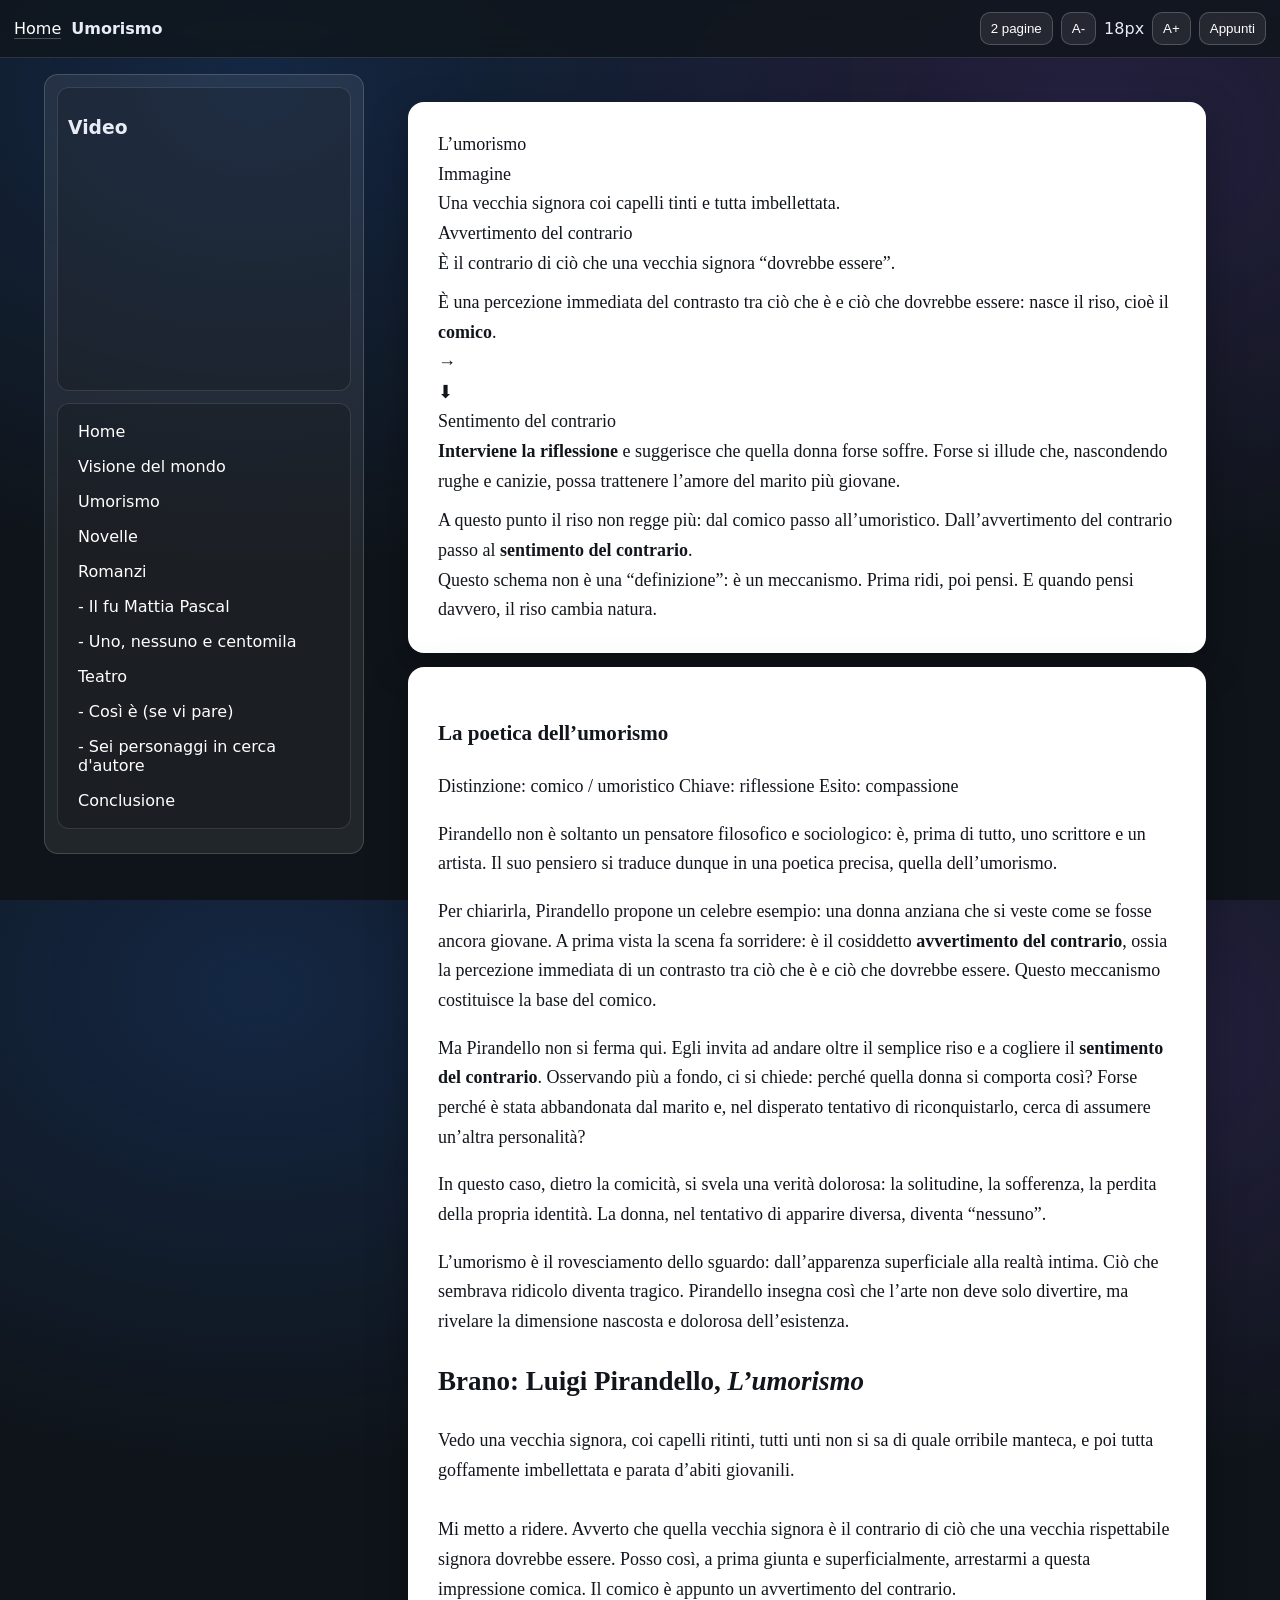
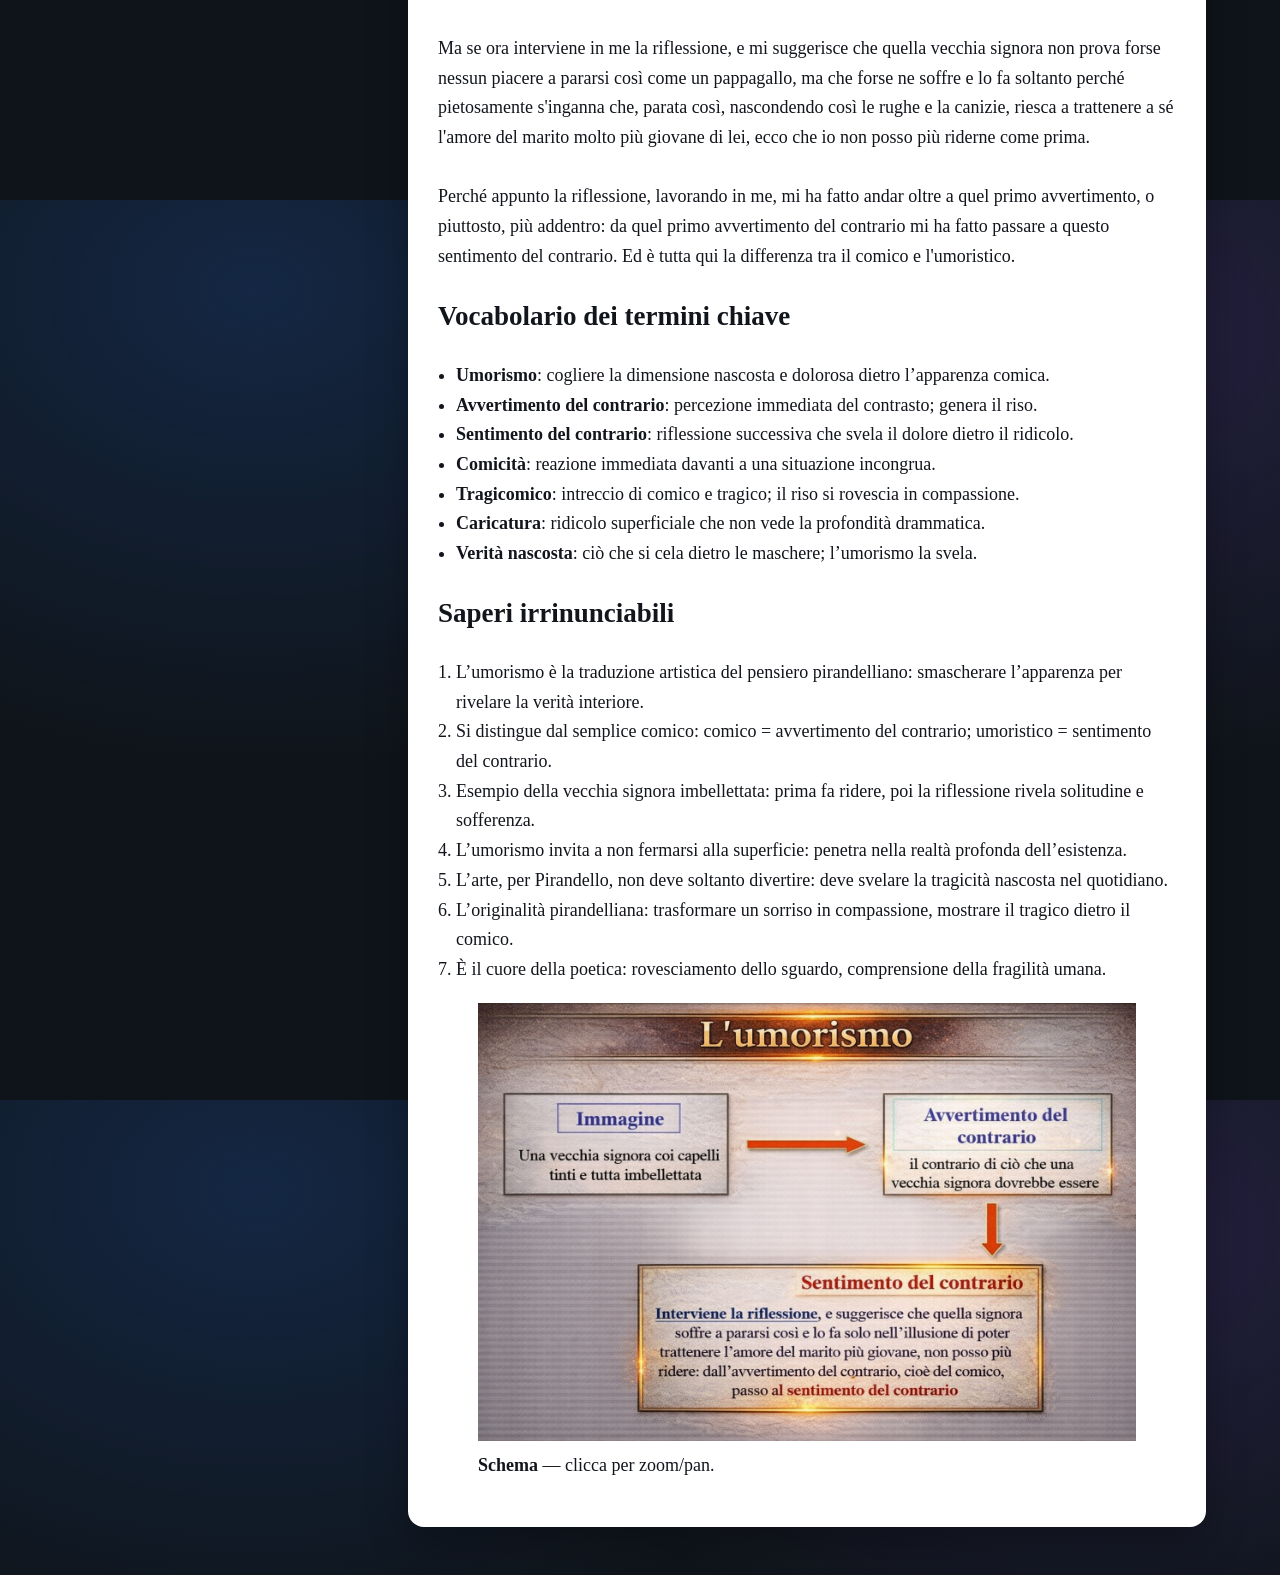
<file: Umorismo.html>
<!doctype html>
<html lang="it">
<head>
  <meta charset="utf-8" />
  <meta name="viewport" content="width=device-width,initial-scale=1" />
  <link rel="icon" href="data:," />
  <title>Pirandello — Umorismo</title>
  <link rel="stylesheet" href="assets/css/app.css" />
</head>
<body>
  <header class="app-header">
    <div class="header-left">
      <a class="home-link" href="index.html">Home</a>
      <span class="page-name">Umorismo</span>
    </div>
    <div class="header-controls">
      <button id="togglePages" class="btn" aria-label="Alterna una o due pagine" aria-pressed="false">2 pagine</button>
      <button id="fontMinus" class="btn" aria-label="Riduci font">A-</button>
      <span id="fontValue">18px</span>
      <button id="fontPlus" class="btn" aria-label="Aumenta font">A+</button>
      <button id="toggleNotes" class="btn" aria-label="Apri appunti">Appunti</button>
    </div>
  </header>

  <div class="layout">
    <aside class="left-panel">
      <section class="video-box" aria-label="Video">
        <h3>Video</h3>
        <iframe src="https://app.heygen.com/embedded-player/70ac565e14cd4e8b83052dc76434961e" title="Video"></iframe>
      </section>
      <nav class="global-index" aria-label="Indice generale">
  <a href="index.html">Home</a>
  <a href="Pirandello.html">Visione del mondo</a>
  <a href="Umorismo.html">Umorismo</a>
  <a href="Novelle.html">Novelle</a>
  <a href="Romanzi.html">Romanzi</a>
  <a href="Mattia.html">- Il fu Mattia Pascal</a>
  <a href="Uno.html">- Uno, nessuno e centomila</a>
  <a href="Teatro.html">Teatro</a>
  <a href="Cosi.html">- Così è (se vi pare)</a>
  <a href="Sei.html">- Sei personaggi in cerca d'autore</a>
  <a href="Conclusione.html">Conclusione</a>
</nav>
    </aside>
    <section class="lesson-area">
      <div class="lesson-pages lesson-text"><!-- PAGINA 1 -->
      <article class="page" id="page1">
        <div class="page-inner">
          <div class="humor-title">L’umorismo</div>

          <div class="humor-frame">

            <div class="humor-top">
              <!-- ✅ QUI: RIMOSSO COMPLETAMENTE il video/immagine nella parte destra -->
              <section class="humor-box">
                <div class="hb-head">Immagine</div>
                <div class="hb-body">
                  <p style="margin:0;">
                    Una vecchia signora coi capelli tinti e tutta imbellettata.
                  </p>
                </div>
              </section>

              <section class="humor-box">
                <div class="hb-head">Avvertimento del contrario</div>
                <div class="hb-body">
                  <p style="margin:0 0 10px;">
                    È il contrario di ciò che una vecchia signora “dovrebbe essere”.
                  </p>
                  <p style="margin:0;">
                    È una percezione immediata del contrasto tra ciò che è e ciò che dovrebbe essere:
                    nasce il riso, cioè il <strong>comico</strong>.
                  </p>
                </div>
              </section>
            </div>

            <div class="humor-arrow" aria-hidden="true">
              <div class="hline"></div>
              <div>→</div>
              <div class="hline"></div>
            </div>

            <div class="humor-down" aria-hidden="true">⬇</div>

            <section class="humor-box humor-bottom">
              <div class="hb-head">Sentimento del contrario</div>
              <div class="hb-body">
                <p style="margin:0 0 10px;">
                  <strong>Interviene la riflessione</strong> e suggerisce che quella donna forse soffre.
                  Forse si illude che, nascondendo rughe e canizie, possa trattenere l’amore del marito più giovane.
                </p>
                <p style="margin:0;">
                  A questo punto il riso non regge più: dal comico passo all’umoristico.
                  Dall’avvertimento del contrario passo al <strong>sentimento del contrario</strong>.
                </p>
              </div>
            </section>

          </div>

          <div class="note">
            Questo schema non è una “definizione”: è un meccanismo. Prima ridi, poi pensi. E quando pensi davvero, il riso cambia natura.
          </div>
        </div>
      </article>

      <!-- PAGINA 2 -->
      <article class="page" id="page2">
        <div class="page-inner">
          <h1>La poetica dell’umorismo</h1>
          <div class="meta">
            <span>Distinzione: comico / umoristico</span>
            <span>Chiave: riflessione</span>
            <span>Esito: compassione</span>
          </div>

          <p>
            Pirandello non è soltanto un pensatore filosofico e sociologico: è, prima di tutto, uno scrittore e un artista.
            Il suo pensiero si traduce dunque in una poetica precisa, quella dell’umorismo.
          </p>

          <p>
            Per chiarirla, Pirandello propone un celebre esempio: una donna anziana che si veste come se fosse ancora giovane.
            A prima vista la scena fa sorridere: è il cosiddetto <strong>avvertimento del contrario</strong>,
            ossia la percezione immediata di un contrasto tra ciò che è e ciò che dovrebbe essere. Questo meccanismo costituisce la base del comico.
          </p>

          <p>
            Ma Pirandello non si ferma qui. Egli invita ad andare oltre il semplice riso e a cogliere il <strong>sentimento del contrario</strong>.
            Osservando più a fondo, ci si chiede: perché quella donna si comporta così?
            Forse perché è stata abbandonata dal marito e, nel disperato tentativo di riconquistarlo, cerca di assumere un’altra personalità?
          </p>

          <p>
            In questo caso, dietro la comicità, si svela una verità dolorosa: la solitudine, la sofferenza, la perdita della propria identità.
            La donna, nel tentativo di apparire diversa, diventa “nessuno”.
          </p>

          <div class="note">
            L’umorismo è il rovesciamento dello sguardo: dall’apparenza superficiale alla realtà intima.
            Ciò che sembrava ridicolo diventa tragico. Pirandello insegna così che l’arte non deve solo divertire,
            ma rivelare la dimensione nascosta e dolorosa dell’esistenza.
          </div>

          <h2>Brano: <span class="small">Luigi Pirandello, <em>L’umorismo</em></span></h2>

          <div class="quote">
            Vedo una vecchia signora, coi capelli ritinti, tutti unti non si sa di quale orribile manteca, e poi tutta goffamente imbellettata e parata d’abiti giovanili.
            <br><br>
            Mi metto a ridere. Avverto che quella vecchia signora è il contrario di ciò che una vecchia rispettabile signora dovrebbe essere.
            Posso così, a prima giunta e superficialmente, arrestarmi a questa impressione comica.
            Il comico è appunto un avvertimento del contrario.
            <br><br>
            Ma se ora interviene in me la riflessione, e mi suggerisce che quella vecchia signora non prova forse nessun piacere a pararsi così come un pappagallo,
            ma che forse ne soffre e lo fa soltanto perché pietosamente s'inganna che, parata così, nascondendo così le rughe e la canizie,
            riesca a trattenere a sé l'amore del marito molto più giovane di lei, ecco che io non posso più riderne come prima.
            <br><br>
            Perché appunto la riflessione, lavorando in me, mi ha fatto andar oltre a quel primo avvertimento, o piuttosto, più addentro:
            da quel primo avvertimento del contrario mi ha fatto passare a questo sentimento del contrario.
            Ed è tutta qui la differenza tra il comico e l'umoristico.
          </div>

          <h2>Vocabolario dei termini chiave</h2>
          <ul style="margin:0 0 14px; padding-left:18px;">
            <li><strong>Umorismo</strong>: cogliere la dimensione nascosta e dolorosa dietro l’apparenza comica.</li>
            <li><strong>Avvertimento del contrario</strong>: percezione immediata del contrasto; genera il riso.</li>
            <li><strong>Sentimento del contrario</strong>: riflessione successiva che svela il dolore dietro il ridicolo.</li>
            <li><strong>Comicità</strong>: reazione immediata davanti a una situazione incongrua.</li>
            <li><strong>Tragicomico</strong>: intreccio di comico e tragico; il riso si rovescia in compassione.</li>
            <li><strong>Caricatura</strong>: ridicolo superficiale che non vede la profondità drammatica.</li>
            <li><strong>Verità nascosta</strong>: ciò che si cela dietro le maschere; l’umorismo la svela.</li>
          </ul>

          <h2>Saperi irrinunciabili</h2>
          <ol style="margin:0; padding-left:18px;">
            <li>L’umorismo è la traduzione artistica del pensiero pirandelliano: smascherare l’apparenza per rivelare la verità interiore.</li>
            <li>Si distingue dal semplice comico: comico = avvertimento del contrario; umoristico = sentimento del contrario.</li>
            <li>Esempio della vecchia signora imbellettata: prima fa ridere, poi la riflessione rivela solitudine e sofferenza.</li>
            <li>L’umorismo invita a non fermarsi alla superficie: penetra nella realtà profonda dell’esistenza.</li>
            <li>L’arte, per Pirandello, non deve soltanto divertire: deve svelare la tragicità nascosta nel quotidiano.</li>
            <li>L’originalità pirandelliana: trasformare un sorriso in compassione, mostrare il tragico dietro il comico.</li>
            <li>È il cuore della poetica: rovesciamento dello sguardo, comprensione della fragilità umana.</li>
          </ol>

          <figure class="inline-media" style="margin-top:18px;">
            <img class="thumb"
                 src="assets/Umorismo-Pirandello.jpeg.png"
                 alt="Schema dell’umorismo"
                 data-title="Schema — clicca per zoom/pan." />
            <figcaption><strong>Schema</strong> — clicca per zoom/pan.</figcaption>
          </figure>

        </div>
      </article></div>
    </section>
  </div>

  <div id="imageViewer" aria-hidden="true">
    <div class="viewer-card">
      <div class="viewer-top">
        <strong>Visualizzatore immagine</strong>
        <div class="notes-actions">
          <button class="icon-btn" id="zoomOut" aria-label="Zoom meno">-</button>
          <button class="icon-btn" id="zoomIn" aria-label="Zoom più">+</button>
          <button class="icon-btn" id="zoomReset" aria-label="Reset zoom">Reset</button>
          <button class="icon-btn" id="closeViewer" aria-label="Chiudi visualizzatore">Chiudi</button>
        </div>
      </div>
      <div class="viewer-stage"><img id="viewerImg" alt="Immagine" /></div>
    </div>
  </div>

  <div id="notesPanel" aria-hidden="true">
    <div class="notes-card">
      <div class="notes-top">
        <strong>Appunti</strong>
        <div class="notes-actions">
          <button class="icon-btn" id="exportNotes" aria-label="Esporta appunti">Export .txt</button>
          <button class="icon-btn" id="clearNotes" aria-label="Svuota appunti">Clear</button>
          <button class="icon-btn" id="closeNotes" aria-label="Chiudi appunti">Close</button>
        </div>
      </div>
      <textarea id="notesText" aria-label="Area appunti"></textarea>
      <div class="notes-top"><span>Salvataggio automatico per pagina</span></div>
    </div>
  </div>

  <script src="assets/js/app.js"></script>
  <script src="assets/js/pwa.js" defer></script>
</body>
</html>
</file>
<file: assets/css/app.css>
:root{--bg:#0f141a;--panel:rgba(255,255,255,.08);--panel-2:rgba(0,0,0,.18);--stroke:rgba(255,255,255,.16);--text:#e8edf5;--paper:#fff;--ink:#12161c}
*{box-sizing:border-box} html,body{height:100%}
body{margin:0;background:radial-gradient(1100px 800px at 20% 10%, rgba(43,124,255,.18), transparent 60%),radial-gradient(1100px 800px at 85% 15%, rgba(139,92,246,.18), transparent 55%),var(--bg);color:var(--text);font-family:system-ui,-apple-system,Segoe UI,Roboto,Arial,sans-serif}
.app-header{position:sticky;top:0;z-index:50;display:flex;justify-content:space-between;gap:10px;padding:12px 14px;background:rgba(15,20,26,.75);backdrop-filter:blur(10px);border-bottom:1px solid rgba(255,255,255,.12)}
.header-left{display:flex;align-items:center;gap:10px;flex-wrap:wrap}.home-link{color:#fff;text-decoration:none;border-bottom:1px solid rgba(255,255,255,.25)}
.page-name{font-weight:700}
.header-controls{display:flex;align-items:center;gap:8px;flex-wrap:wrap;justify-content:flex-end}
button{cursor:pointer}
.btn,.icon-btn{border:1px solid rgba(255,255,255,.2);background:rgba(255,255,255,.08);color:#fff;padding:8px 10px;border-radius:10px}
.layout{max-width:1220px;margin:0 auto;padding:16px 14px 20px;display:grid;grid-template-columns:320px 1fr;gap:14px;align-items:start}
.left-panel{position:sticky;top:74px;background:var(--panel);border:1px solid var(--stroke);border-radius:14px;padding:12px}
.video-box,.global-index{background:var(--panel-2);border:1px solid rgba(255,255,255,.12);border-radius:12px;padding:10px;margin-bottom:12px}
.video-box iframe{width:100%;height:220px;border:0;border-radius:10px}
.global-index a{display:block;color:#fff;text-decoration:none;padding:8px 10px;border-radius:8px}
.global-index a:hover,.global-index a:focus-visible{background:rgba(255,255,255,.1)}
.lesson-area{min-width:0}.lesson-pages{display:grid;grid-template-columns:1fr;gap:14px}
body.two-page .lesson-pages{grid-template-columns:1fr 1fr}
.page,.lesson-page{background:var(--paper);color:var(--ink);border-radius:16px;box-shadow:0 14px 40px rgba(0,0,0,.28);overflow:hidden}
.page-inner,.lesson-text{padding:28px 30px;font-family:Georgia,"Times New Roman",serif;font-size:var(--lesson-font-size,18px);line-height:1.65}
.lesson-text img,.page-inner img{max-width:100%;height:auto;cursor:zoom-in}
#imageViewer,#notesPanel{position:fixed;inset:0;display:none;z-index:100;background:rgba(0,0,0,.72)}
#imageViewer.open,#notesPanel.open{display:grid}
.viewer-card{margin:auto;width:min(1000px,95vw);height:min(84vh,760px);background:#111;border:1px solid rgba(255,255,255,.24);border-radius:12px;display:grid;grid-template-rows:auto 1fr}
.viewer-top,.notes-top{display:flex;justify-content:space-between;align-items:center;padding:10px;border-bottom:1px solid rgba(255,255,255,.2);color:#fff}
.viewer-stage{overflow:auto;display:grid;place-items:center;padding:10px}
.viewer-stage img{max-width:100%;max-height:100%;object-fit:contain;transform-origin:center center}
#notesPanel{place-items:end end;padding:16px}
.notes-card{width:min(520px,95vw);height:320px;background:#1a2028;border:1px solid rgba(255,255,255,.24);border-radius:12px;display:grid;grid-template-rows:auto 1fr auto;color:#fff}
#notesText{width:100%;height:100%;background:#0f141a;color:#fff;border:0;padding:10px;resize:none}
.notes-actions{display:flex;gap:8px;flex-wrap:wrap}
@media (max-width:980px){.layout{grid-template-columns:1fr}.left-panel{position:relative;top:0}body.two-page .lesson-pages{grid-template-columns:1fr}}
</file>
